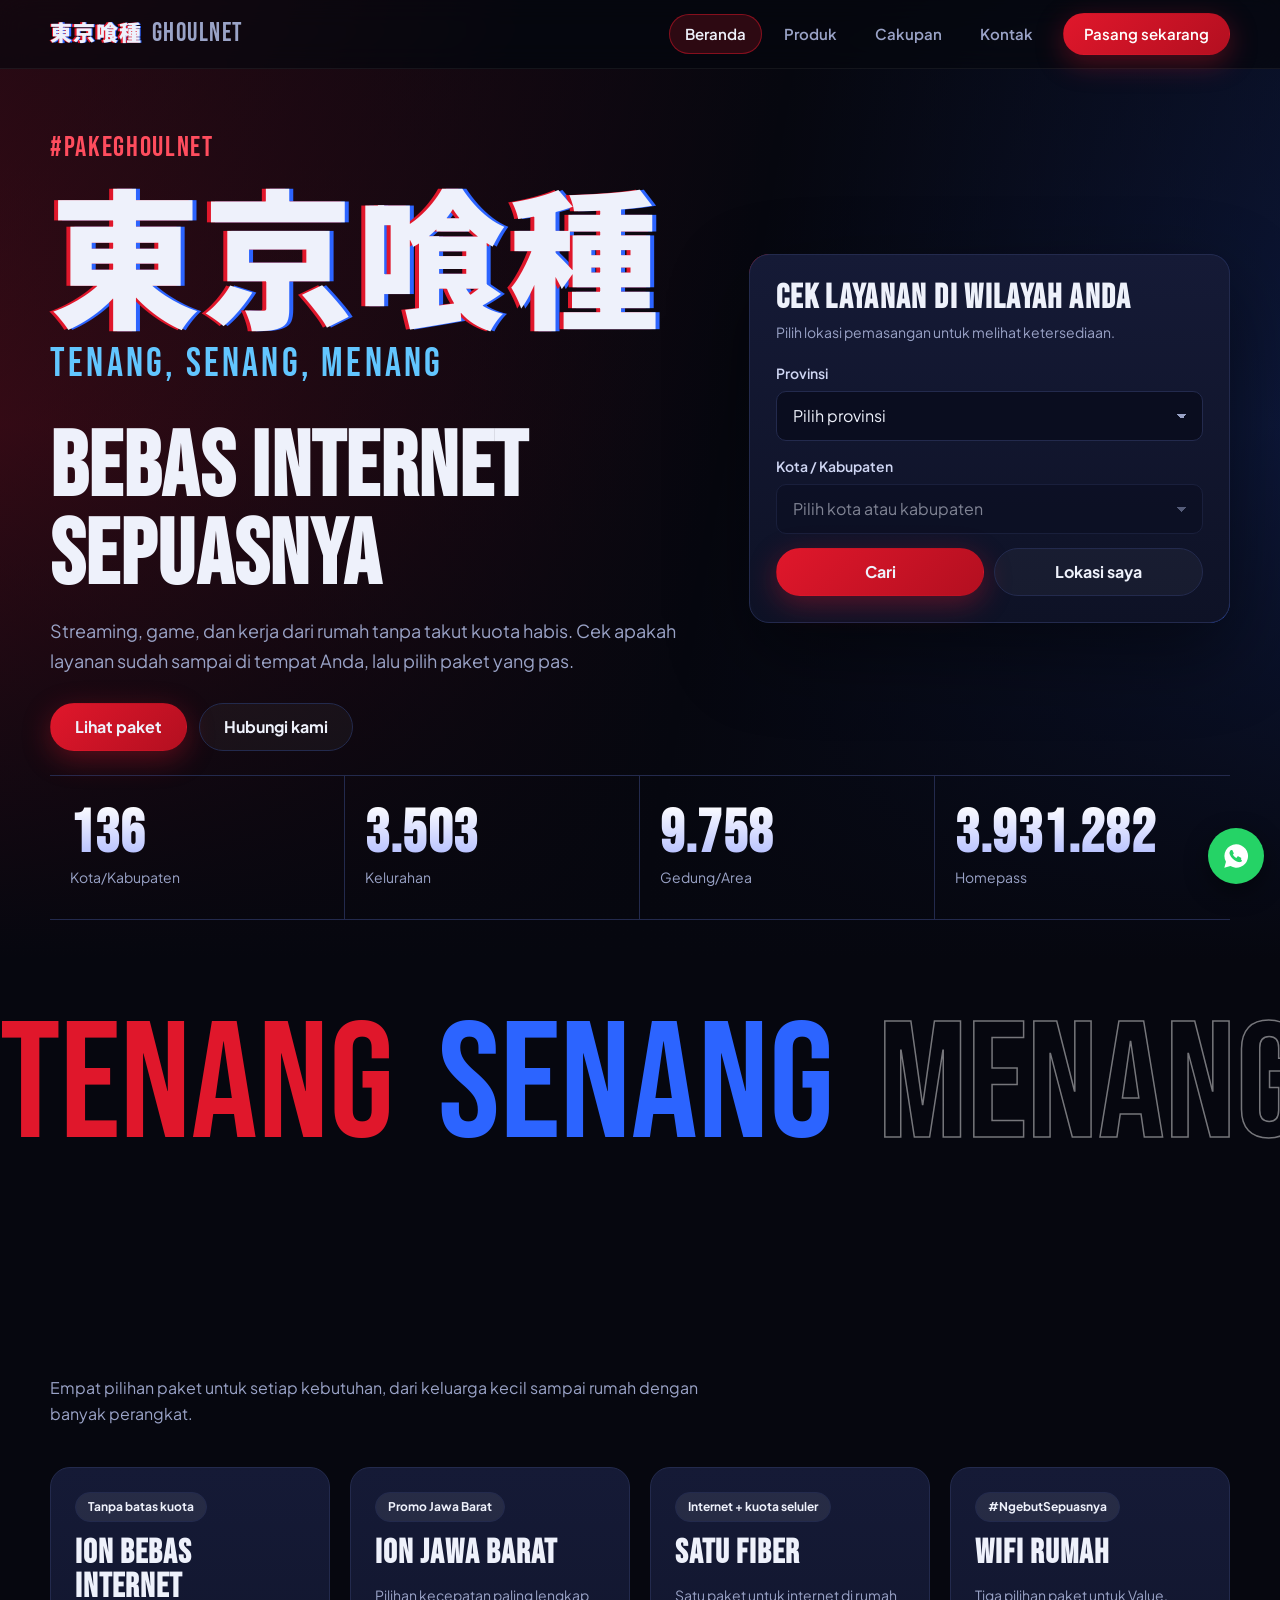
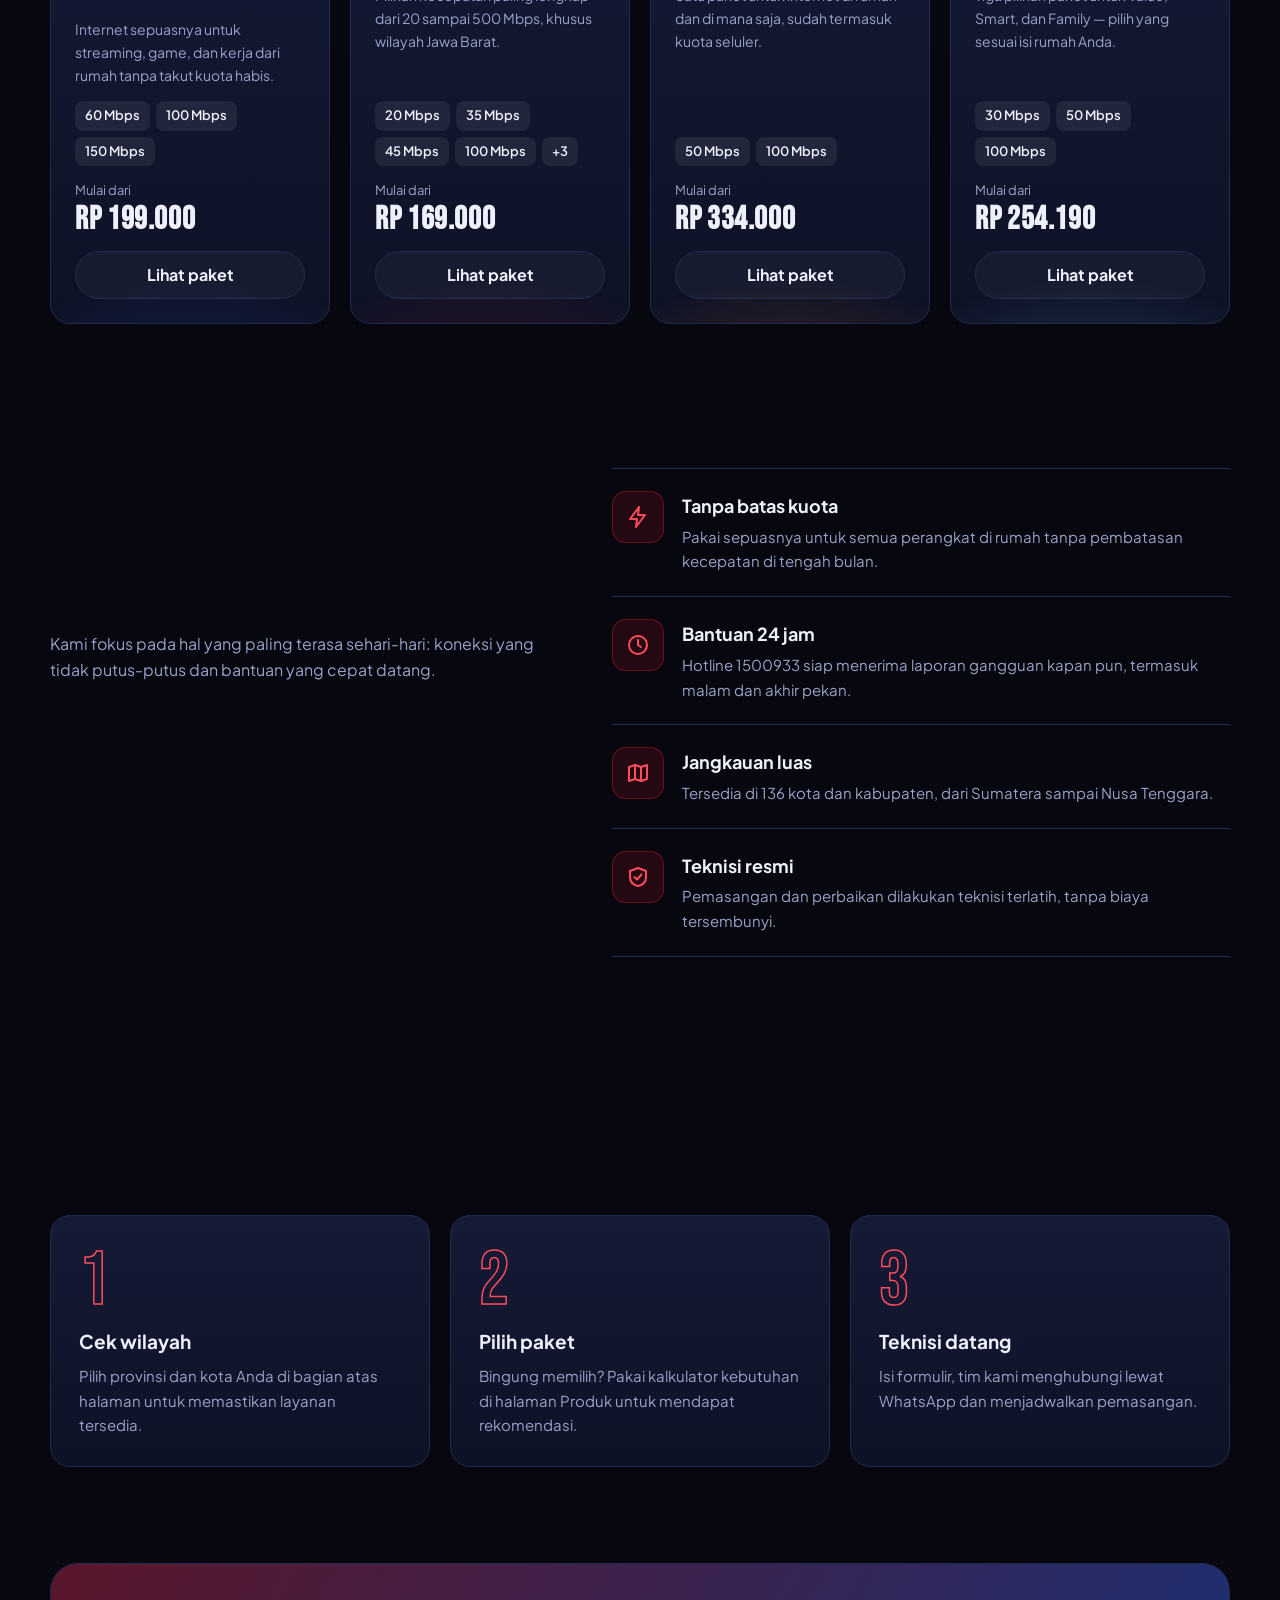
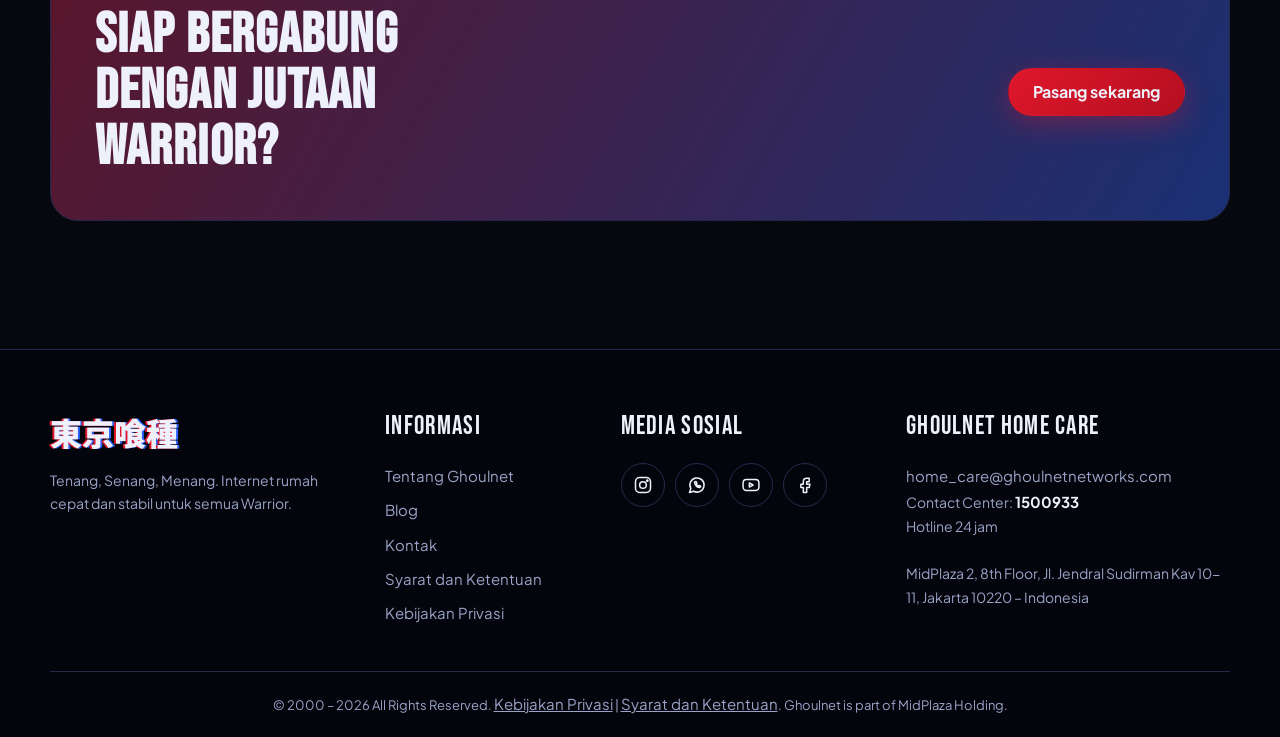
<file: index.html>
<!DOCTYPE html>
<html lang="id">
<head>
<meta charset="utf-8">
<meta name="viewport" content="width=device-width, initial-scale=1, viewport-fit=cover">
<title>GhoulNet — Bebas Internet Sepuasnya</title>
<meta name="description" content="Internet rumah tanpa batas kuota. Cek ketersediaan di wilayah Anda dan pilih paket GhoulNet.">
<meta name="theme-color" content="#06070f">
<script>document.documentElement.classList.add('js')</script>
<link rel="preconnect" href="https://fonts.googleapis.com">
<link rel="preconnect" href="https://fonts.gstatic.com" crossorigin>
<link href="https://fonts.googleapis.com/css2?family=Bebas+Neue&family=Plus+Jakarta+Sans:wght@400;500;600;700;800&family=Noto+Sans+JP:wght@900&text=%E6%9D%B1%E4%BA%AC%E5%96%B0%E7%A8%AE&display=swap" rel="stylesheet">
<link rel="stylesheet" href="assets/css/style.css">
</head>
<body data-page="home">
<main id="main">

  <!-- HERO -->
  <section class="hero">
    <div class="hero-video" id="heroVideo" aria-hidden="true"></div>
    <div class="hero-scrim" aria-hidden="true"></div>
    <div class="vctl" id="vctl" hidden></div>
    <div class="wrap hero-grid">
      <div>
        <p class="hashtag">#PakeGhoulNet</p>
        <div class="kanji" data-parallax aria-hidden="true">東京喰種</div>
        <p class="slogan">Tenang, Senang, Menang</p>
        <h1 class="h1">Bebas internet sepuasnya</h1>
        <p class="lead">Streaming, game, dan kerja dari rumah tanpa takut kuota habis. Cek apakah layanan sudah sampai di tempat Anda, lalu pilih paket yang pas.</p>
        <div class="cta-row">
          <a class="btn btn-primary" href="produk.html">Lihat paket</a>
          <a class="btn btn-ghost" href="kontak.html">Hubungi kami</a>
        </div>
      </div>

      <form class="card checker" id="checker" novalidate>
        <h2>Cek layanan di wilayah Anda</h2>
        <p class="sub">Pilih lokasi pemasangan untuk melihat ketersediaan.</p>
        <div class="field"><label for="prov">Provinsi</label>
          <select class="input" id="prov"><option value="">Pilih provinsi</option></select></div>
        <div class="field"><label for="kota">Kota / Kabupaten</label>
          <select class="input" id="kota" disabled><option value="">Pilih kota atau kabupaten</option></select></div>
        <div class="split">
          <button class="btn btn-primary" type="submit">Cari</button>
          <button class="btn btn-ghost" type="button" id="locate">Lokasi saya</button>
        </div>
        <div class="result" id="result" role="status" aria-live="polite"></div>
      </form>
    </div>

    <div class="wrap">
      <div class="stats" data-stagger>
        <div class="stat"><b data-count="136">0</b><span>Kota/Kabupaten</span></div>
        <div class="stat"><b data-count="3503">0</b><span>Kelurahan</span></div>
        <div class="stat"><b data-count="9758">0</b><span>Gedung/Area</span></div>
        <div class="stat"><b data-count="3931282">0</b><span>Homepass</span></div>
      </div>
    </div>
  </section>

  <!-- MARQUEE -->
  <div class="marquee" aria-hidden="true">
    <div class="m-track" data-scrollx>
      <span>Tenang</span><span>Senang</span><span>Menang</span><span>Tenang</span><span>Senang</span><span>Menang</span>
      <span>Tenang</span><span>Senang</span><span>Menang</span><span>Tenang</span><span>Senang</span><span>Menang</span>
    </div>
  </div>

  <!-- PRODUK -->
  <section class="section" id="produk">
    <div class="wrap">
      <div class="sec-head">
        <h2 class="sec-title" data-reveal="wipe">Wajib ada di rumah Anda</h2>
        <p class="sec-sub" data-reveal="up">Empat pilihan paket untuk setiap kebutuhan, dari keluarga kecil sampai rumah dengan banyak perangkat.</p>
      </div>
      <div class="grid-4" id="featured" data-stagger></div>
    </div>
  </section>

  <!-- KENAPA -->
  <section class="section">
    <div class="wrap why">
      <div class="sec-head" style="margin:0">
        <h2 class="sec-title" data-reveal="wipe">Semua paket layak untuk Anda</h2>
        <p class="sec-sub" data-reveal="up">Kami fokus pada hal yang paling terasa sehari-hari: koneksi yang tidak putus-putus dan bantuan yang cepat datang.</p>
      </div>
      <div class="why-list" data-stagger>
        <div class="why-item"><div class="why-ic"><svg viewBox="0 0 24 24"><path d="M13 2L4 14h7l-1 8 9-12h-7l1-8z"/></svg></div>
          <div><h3>Tanpa batas kuota</h3><p>Pakai sepuasnya untuk semua perangkat di rumah tanpa pembatasan kecepatan di tengah bulan.</p></div></div>
        <div class="why-item"><div class="why-ic"><svg viewBox="0 0 24 24"><circle cx="12" cy="12" r="9"/><path d="M12 7v5l3 2"/></svg></div>
          <div><h3>Bantuan 24 jam</h3><p>Hotline 1500933 siap menerima laporan gangguan kapan pun, termasuk malam dan akhir pekan.</p></div></div>
        <div class="why-item"><div class="why-ic"><svg viewBox="0 0 24 24"><path d="M9 4L3 6v14l6-2 6 2 6-2V4l-6 2-6-2z"/><path d="M9 4v14M15 6v14"/></svg></div>
          <div><h3>Jangkauan luas</h3><p>Tersedia di 136 kota dan kabupaten, dari Sumatera sampai Nusa Tenggara.</p></div></div>
        <div class="why-item"><div class="why-ic"><svg viewBox="0 0 24 24"><path d="M12 3l8 3v6c0 5-3.5 8-8 9-4.5-1-8-4-8-9V6l8-3z"/><path d="M8.5 12l2.5 2.5 4.5-5"/></svg></div>
          <div><h3>Teknisi resmi</h3><p>Pemasangan dan perbaikan dilakukan teknisi terlatih, tanpa biaya tersembunyi.</p></div></div>
      </div>
    </div>
  </section>

  <!-- LANGKAH -->
  <section class="section">
    <div class="wrap">
      <div class="sec-head"><h2 class="sec-title" data-reveal="wipe">Pasang dalam tiga langkah</h2></div>
      <div class="steps" data-stagger>
        <div class="card step"><h3>Cek wilayah</h3><p>Pilih provinsi dan kota Anda di bagian atas halaman untuk memastikan layanan tersedia.</p></div>
        <div class="card step"><h3>Pilih paket</h3><p>Bingung memilih? Pakai kalkulator kebutuhan di halaman Produk untuk mendapat rekomendasi.</p></div>
        <div class="card step"><h3>Teknisi datang</h3><p>Isi formulir, tim kami menghubungi lewat WhatsApp dan menjadwalkan pemasangan.</p></div>
      </div>
    </div>
  </section>

  <!-- CTA -->
  <section class="section" style="padding-top:24px">
    <div class="wrap">
      <div class="band" data-reveal="zoom">
        <h2>Siap bergabung dengan jutaan Warrior?</h2>
        <a class="btn btn-primary" href="kontak.html">Pasang sekarang</a>
      </div>
    </div>
  </section>

</main>
<script src="assets/js/data.js"></script>
<script src="assets/js/script.js"></script>
</body>
</html>
</file>
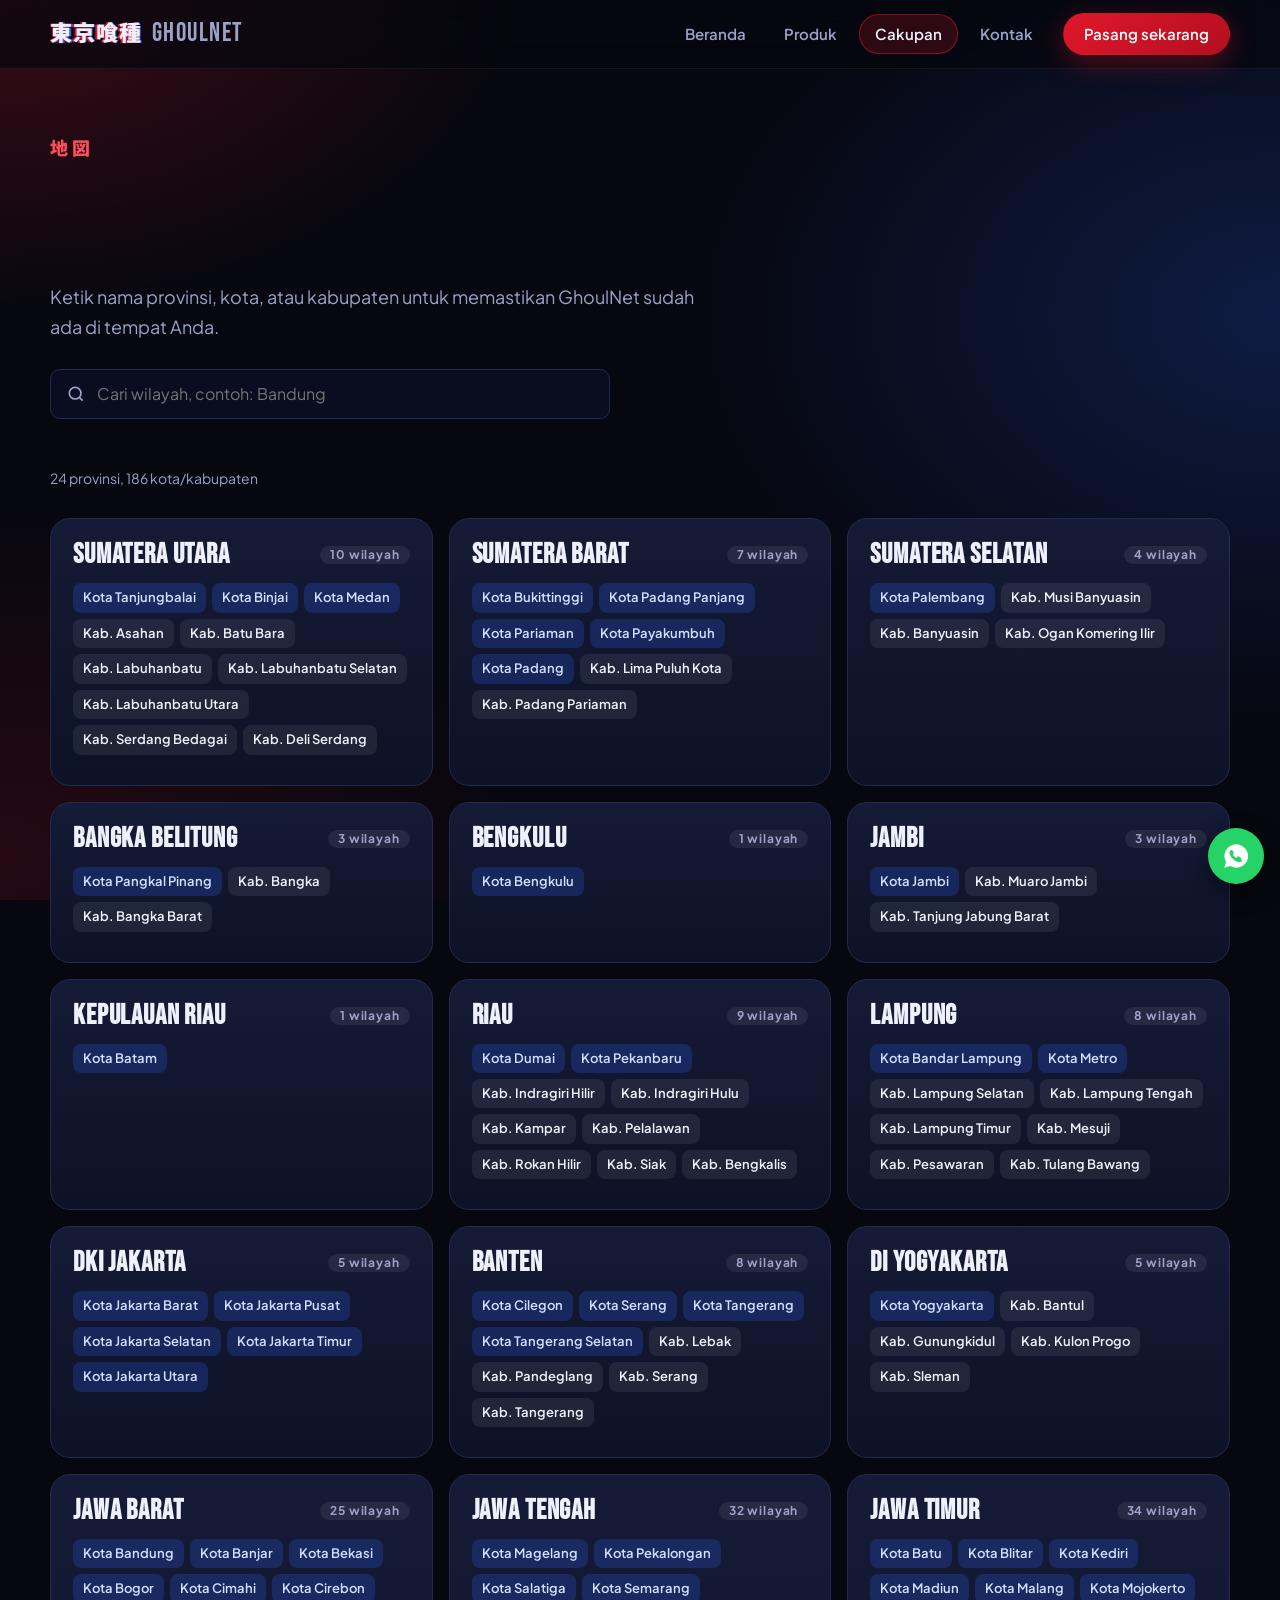
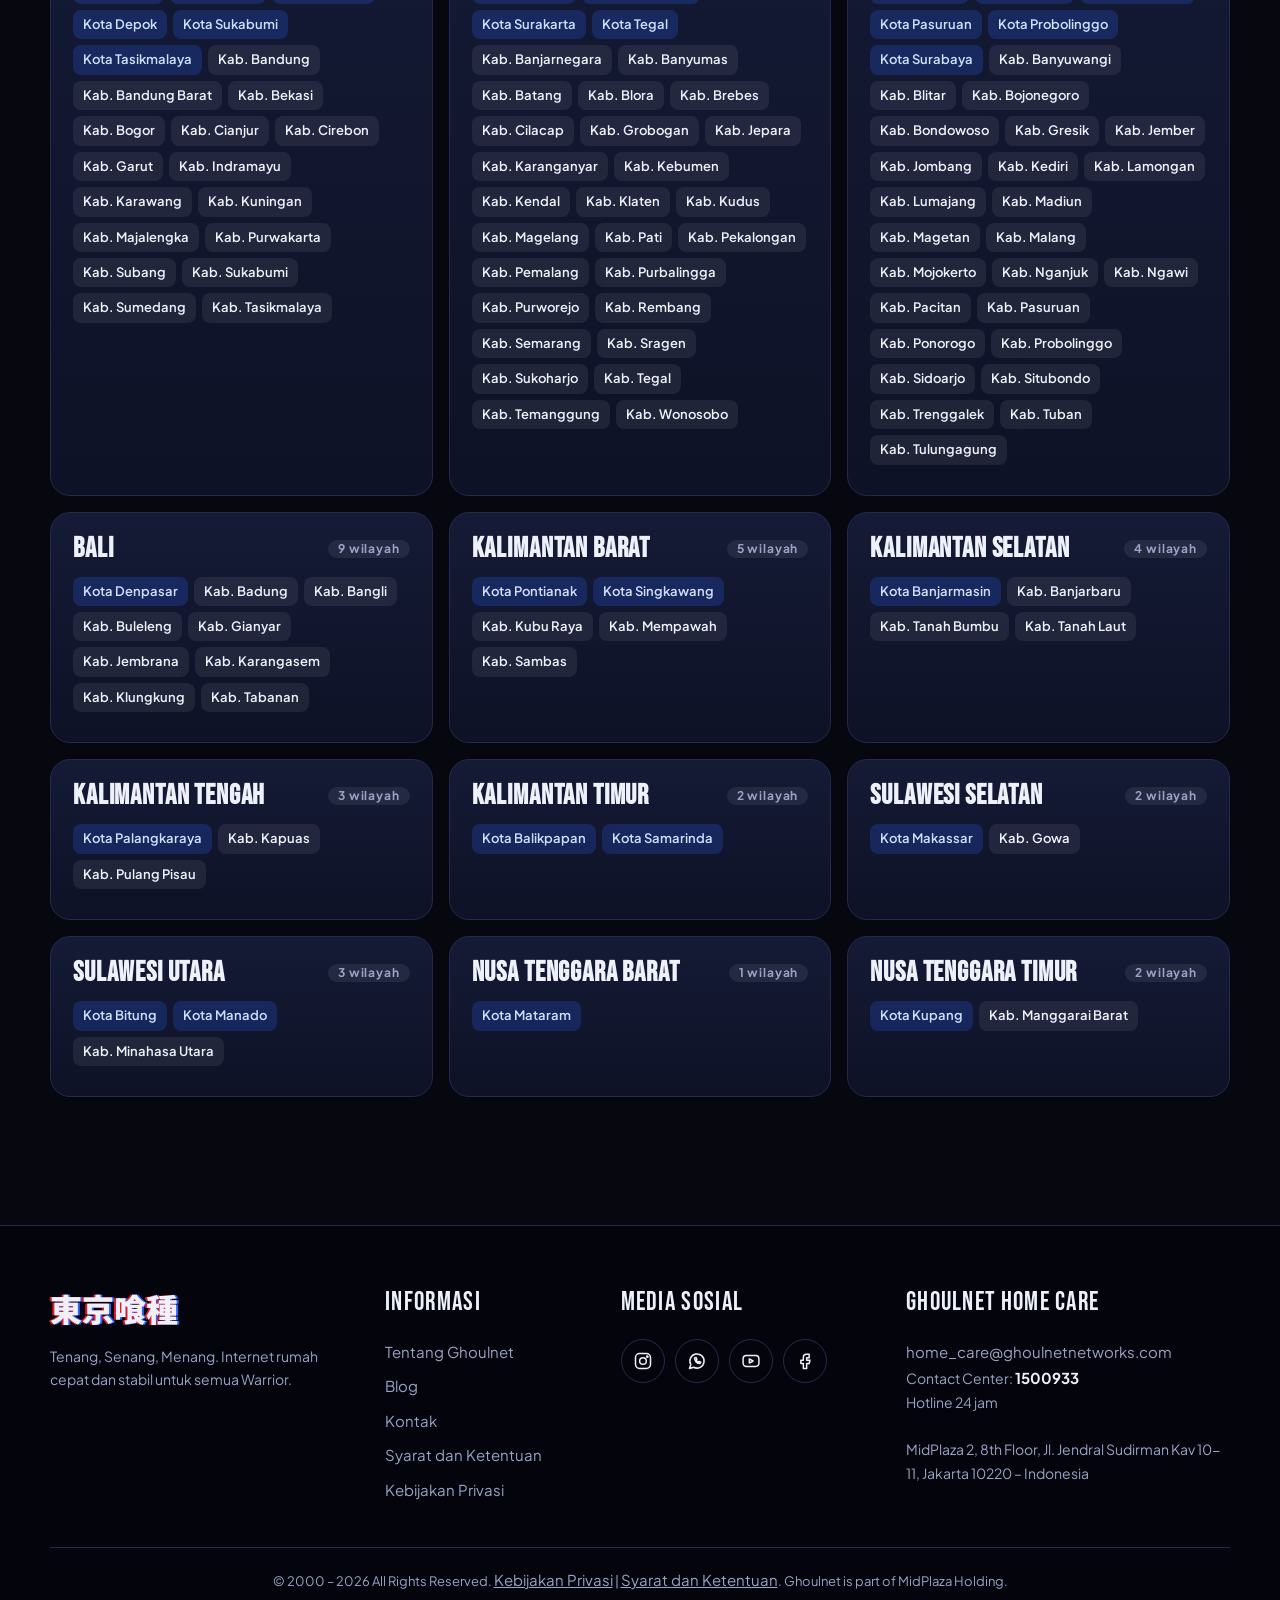
<file: cakupan.html>
<!DOCTYPE html>
<html lang="id">
<head>
<meta charset="utf-8">
<meta name="viewport" content="width=device-width, initial-scale=1, viewport-fit=cover">
<title>Cakupan Wilayah — GhoulNet</title>
<meta name="description" content="Daftar provinsi, kota, dan kabupaten yang dilayani GhoulNet. Cari wilayah Anda.">
<meta name="theme-color" content="#06070f">
<script>document.documentElement.classList.add('js')</script>
<link rel="preconnect" href="https://fonts.googleapis.com">
<link rel="preconnect" href="https://fonts.gstatic.com" crossorigin>
<link href="https://fonts.googleapis.com/css2?family=Bebas+Neue&family=Plus+Jakarta+Sans:wght@400;500;600;700;800&family=Noto+Sans+JP:wght@900&text=%E6%9D%B1%E4%BA%AC%E5%96%B0%E7%A8%AE&display=swap" rel="stylesheet">
<link rel="stylesheet" href="assets/css/style.css">
</head>
<body data-page="cakupan">
<main id="main">

  <section class="page-hero">
    <div class="wrap">
      <span class="kanji-sm">地図</span>
      <h1 data-reveal="wipe">Daftar saluran wilayah</h1>
      <p class="lead">Ketik nama provinsi, kota, atau kabupaten untuk memastikan GhoulNet sudah ada di tempat Anda.</p>
      <div class="search" style="margin-top:28px">
        <span class="sr-only"><label for="q">Cari wilayah</label></span>
        <svg viewBox="0 0 24 24" aria-hidden="true"><circle cx="11" cy="11" r="7"/><path d="M20 20l-4-4"/></svg>
        <input class="input" id="q" type="search" placeholder="Cari wilayah, contoh: Bandung" autocomplete="off">
      </div>
    </div>
  </section>

  <section class="section" style="padding-top:8px">
    <div class="wrap">
      <p class="cov-meta" id="covMeta" aria-live="polite"></p>
      <div class="cov-grid" id="cov"></div>
      <div class="empty card" id="covEmpty">
        <p>Wilayah tidak ditemukan. Cek ejaan, atau <a href="kontak.html" style="color:var(--sky);text-decoration:underline">hubungi kami</a> untuk menanyakan rencana perluasan jaringan.</p>
      </div>
    </div>
  </section>

</main>
<script src="assets/js/data.js"></script>
<script src="assets/js/script.js"></script>
</body>
</html>
</file>
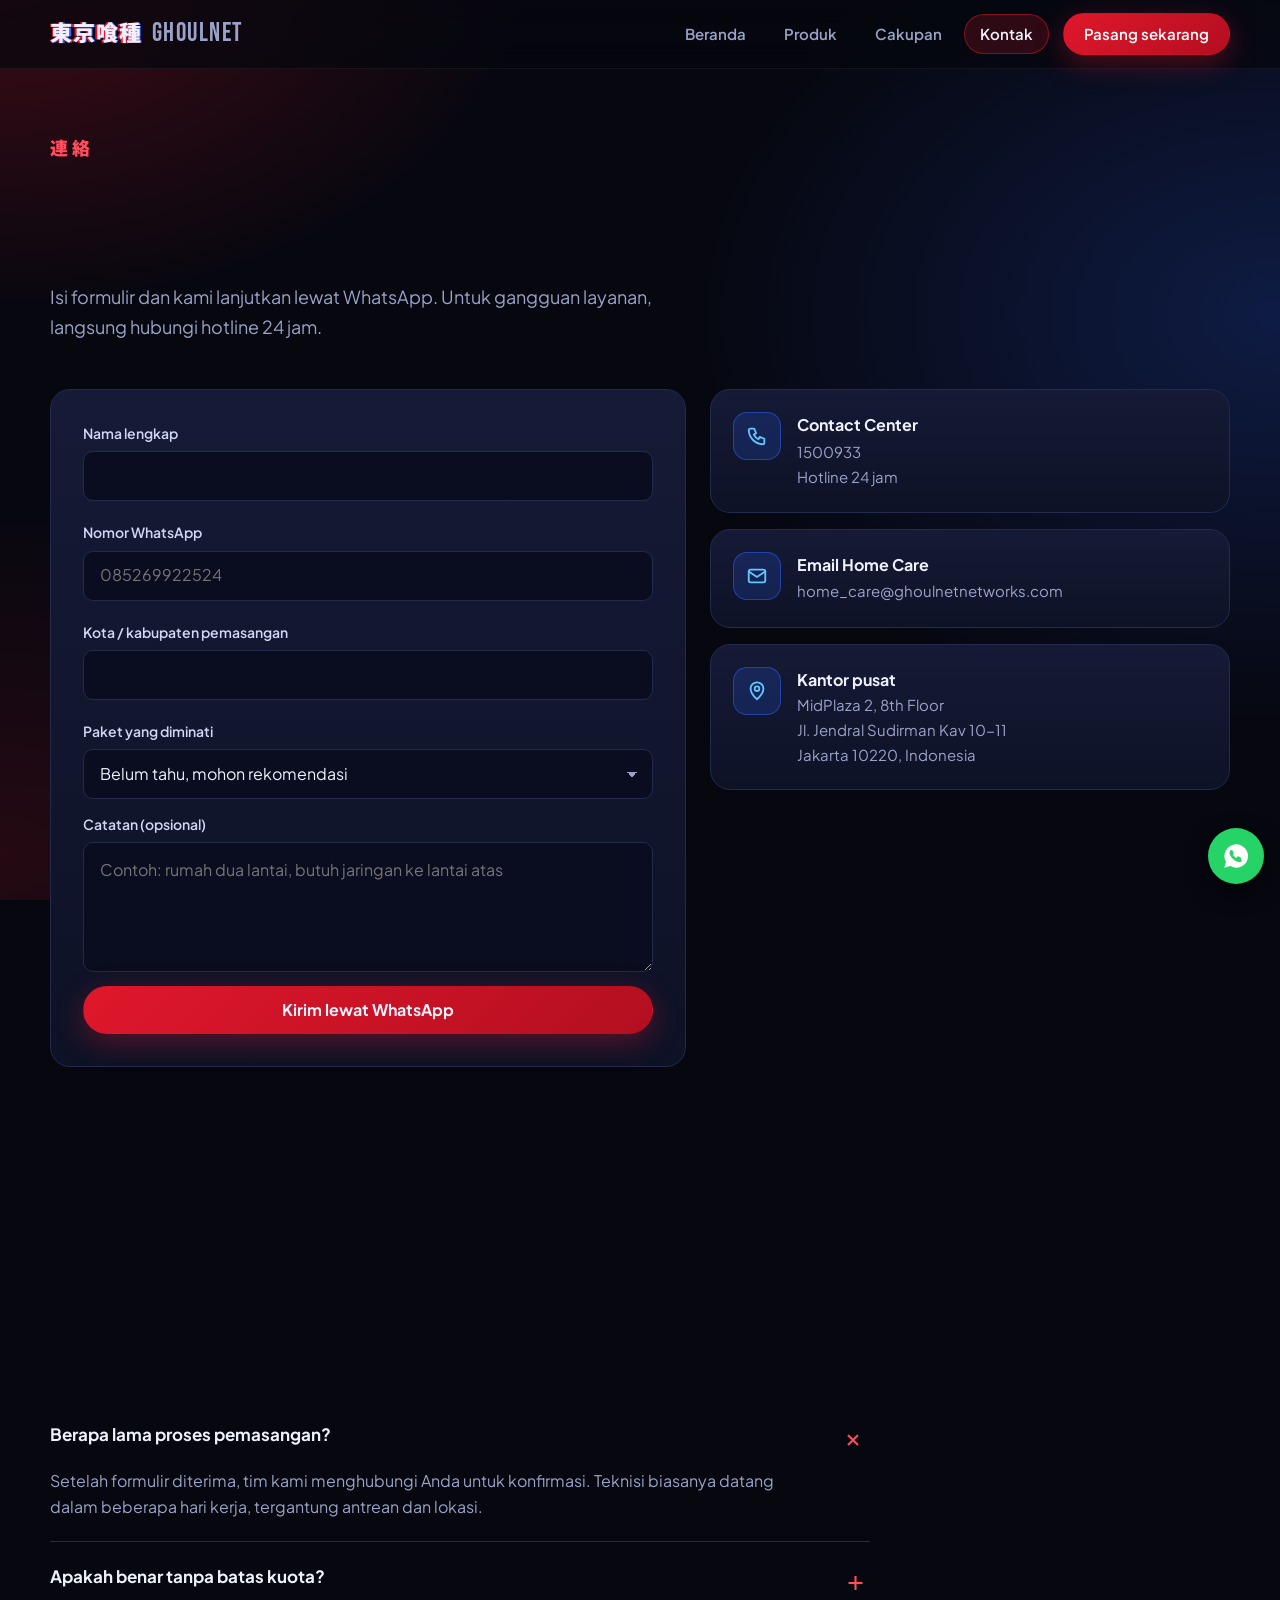
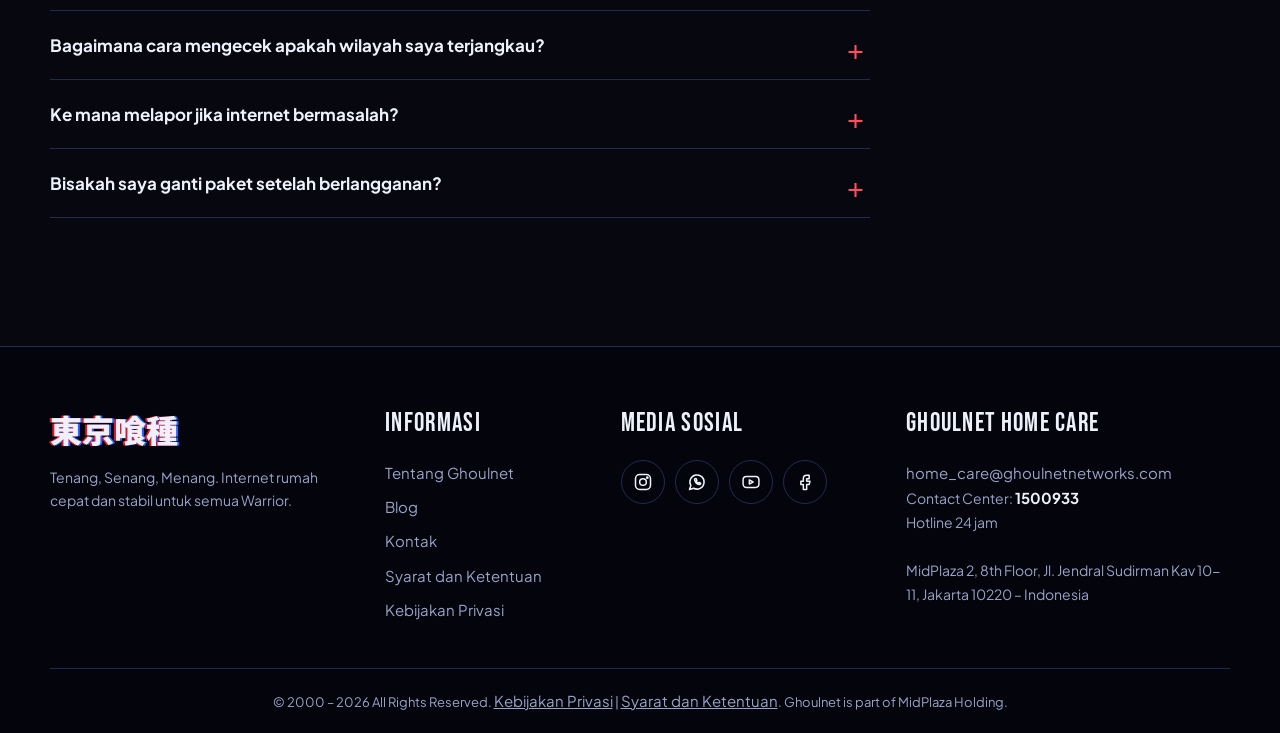
<file: kontak.html>
<!DOCTYPE html>
<html lang="id">
<head>
<meta charset="utf-8">
<meta name="viewport" content="width=device-width, initial-scale=1, viewport-fit=cover">
<title>Kontak — GhoulNet</title>
<meta name="description" content="Hubungi GhoulNet Home Care, ajukan pemasangan, dan baca pertanyaan yang sering diajukan.">
<meta name="theme-color" content="#06070f">
<script>document.documentElement.classList.add('js')</script>
<link rel="preconnect" href="https://fonts.googleapis.com">
<link rel="preconnect" href="https://fonts.gstatic.com" crossorigin>
<link href="https://fonts.googleapis.com/css2?family=Bebas+Neue&family=Plus+Jakarta+Sans:wght@400;500;600;700;800&family=Noto+Sans+JP:wght@900&text=%E6%9D%B1%E4%BA%AC%E5%96%B0%E7%A8%AE&display=swap" rel="stylesheet">
<link rel="stylesheet" href="assets/css/style.css">
</head>
<body data-page="kontak">
<main id="main">

  <section class="page-hero">
    <div class="wrap">
      <span class="kanji-sm">連絡</span>
      <h1 data-reveal="wipe">Pasang atau tanya</h1>
      <p class="lead">Isi formulir dan kami lanjutkan lewat WhatsApp. Untuk gangguan layanan, langsung hubungi hotline 24 jam.</p>
    </div>
  </section>

  <section class="section" style="padding-top:24px">
    <div class="wrap contact-grid">

      <form class="card form" id="contactForm" novalidate data-reveal="up">
        <div class="field"><label for="nama">Nama lengkap</label>
          <input class="input" id="nama" name="nama" autocomplete="name" aria-describedby="e-nama">
          <div class="err" id="e-nama"></div></div>
        <div class="field"><label for="hp">Nomor WhatsApp</label>
          <input class="input" id="hp" name="hp" type="tel" inputmode="tel" autocomplete="tel" placeholder="085269922524" aria-describedby="e-hp">
          <div class="err" id="e-hp"></div></div>
        <div class="field"><label for="kotaIn">Kota / kabupaten pemasangan</label>
          <input class="input" id="kotaIn" name="kota" autocomplete="address-level2" aria-describedby="e-kota">
          <div class="err" id="e-kota"></div></div>
        <div class="field"><label for="paket">Paket yang diminati</label>
          <select class="input" id="paket" name="paket"></select></div>
        <div class="field"><label for="pesan">Catatan (opsional)</label>
          <textarea class="input" id="pesan" name="pesan" placeholder="Contoh: rumah dua lantai, butuh jaringan ke lantai atas"></textarea></div>
        <button class="btn btn-primary btn-block" type="submit">Kirim lewat WhatsApp</button>
      </form>

      <div class="info" data-stagger>
        <div class="card info-card"><div class="info-ic"><svg viewBox="0 0 24 24"><path d="M5 4h4l2 5-2.500 1.500a11 11 0 0 0 5 5L15 13l5 2v4a2 2 0 0 1-2 2A16 16 0 0 1 3 6a2 2 0 0 1 2-2z"/></svg></div>
          <div><h3>Contact Center</h3><a href="tel:1500933">1500933</a><p>Hotline 24 jam</p></div></div>
        <div class="card info-card"><div class="info-ic"><svg viewBox="0 0 24 24"><rect x="3" y="5" width="18" height="14" rx="2"/><path d="M3 7l9 6 9-6"/></svg></div>
          <div><h3>Email Home Care</h3><a href="mailto:home_care@ghoulnetnetworks.com">home_care@ghoulnetnetworks.com</a></div></div>
        <div class="card info-card"><div class="info-ic"><svg viewBox="0 0 24 24"><path d="M12 21s7-6.200 7-11.500A7 7 0 0 0 5 9.500C5 14.800 12 21 12 21z"/><circle cx="12" cy="9.500" r="2.500"/></svg></div>
          <div><h3>Kantor pusat</h3><p>MidPlaza 2, 8th Floor<br>Jl. Jendral Sudirman Kav 10-11<br>Jakarta 10220, Indonesia</p></div></div>
      </div>

    </div>
  </section>

  <section class="section">
    <div class="wrap">
      <div class="sec-head"><h2 class="sec-title" data-reveal="wipe">Pertanyaan yang sering diajukan</h2></div>
      <div class="faq" data-reveal="up">
        <details open><summary>Berapa lama proses pemasangan?</summary><p>Setelah formulir diterima, tim kami menghubungi Anda untuk konfirmasi. Teknisi biasanya datang dalam beberapa hari kerja, tergantung antrean dan lokasi.</p></details>
        <details><summary>Apakah benar tanpa batas kuota?</summary><p>Paket bertanda tanpa batas kuota bisa dipakai sepuasnya setiap bulan. Syarat lengkap tercantum pada Syarat dan Ketentuan.</p></details>
        <details><summary>Bagaimana cara mengecek apakah wilayah saya terjangkau?</summary><p>Gunakan pengecek wilayah di beranda, atau cari nama kota Anda di halaman Cakupan. Jika belum ada, hubungi kami untuk menanyakan rencana perluasan.</p></details>
        <details><summary>Ke mana melapor jika internet bermasalah?</summary><p>Hubungi 1500933 kapan saja, atau kirim email ke home_care@ghoulnetnetworks.com dengan menyebut nama dan alamat pemasangan.</p></details>
        <details><summary>Bisakah saya ganti paket setelah berlangganan?</summary><p>Bisa. Hubungi Contact Center untuk menaikkan atau menurunkan kecepatan. Perubahan berlaku pada siklus tagihan berikutnya.</p></details>
      </div>
    </div>
  </section>

</main>
<script src="assets/js/data.js"></script>
<script src="assets/js/script.js"></script>
<script>
(function () {
  var NOMOR_ADMIN = "6285269922524"; // awalan 62, tanpa 0 di depan

  function setErr(id, teks) {
    var el = document.getElementById(id);
    if (el) el.textContent = teks;
  }

  document.addEventListener("submit", function (e) {
    if (e.target.id !== "contactForm") return;
    e.preventDefault();
    e.stopImmediatePropagation();

    var nama  = document.getElementById("nama").value.trim();
    var hp    = document.getElementById("hp").value.trim();
    var kota  = document.getElementById("kotaIn").value.trim();
    var sel   = document.getElementById("paket");
    var paket = sel.selectedOptions.length ? sel.selectedOptions[0].text : "";
    var pesan = document.getElementById("pesan").value.trim();

    var hpOk = /^[0-9+\s-]{9,15}$/.test(hp);
    setErr("e-nama", nama ? "" : "Nama wajib diisi");
    setErr("e-hp",   hpOk ? "" : "Nomor WhatsApp tidak valid");
    setErr("e-kota", kota ? "" : "Kota wajib diisi");
    if (!nama || !hpOk || !kota) return;

    var teks =
      "Halo GhoulNet, saya ingin mengajukan pemasangan.\n\n" +
      "Nama: " + nama + "\n" +
      "WhatsApp: " + hp + "\n" +
      "Kota: " + kota + "\n" +
      "Paket: " + paket +
      (pesan ? "\nCatatan: " + pesan : "");

          // Buka langsung aplikasi WhatsApp (bukan website)
    var query = "phone=" + NOMOR_ADMIN + "&text=" + encodeURIComponent(teks);
    window.location.href = "whatsapp://send?" + query;
  }, true);
})();
</script>
</body>
</html>
</body>
</html>
</file>
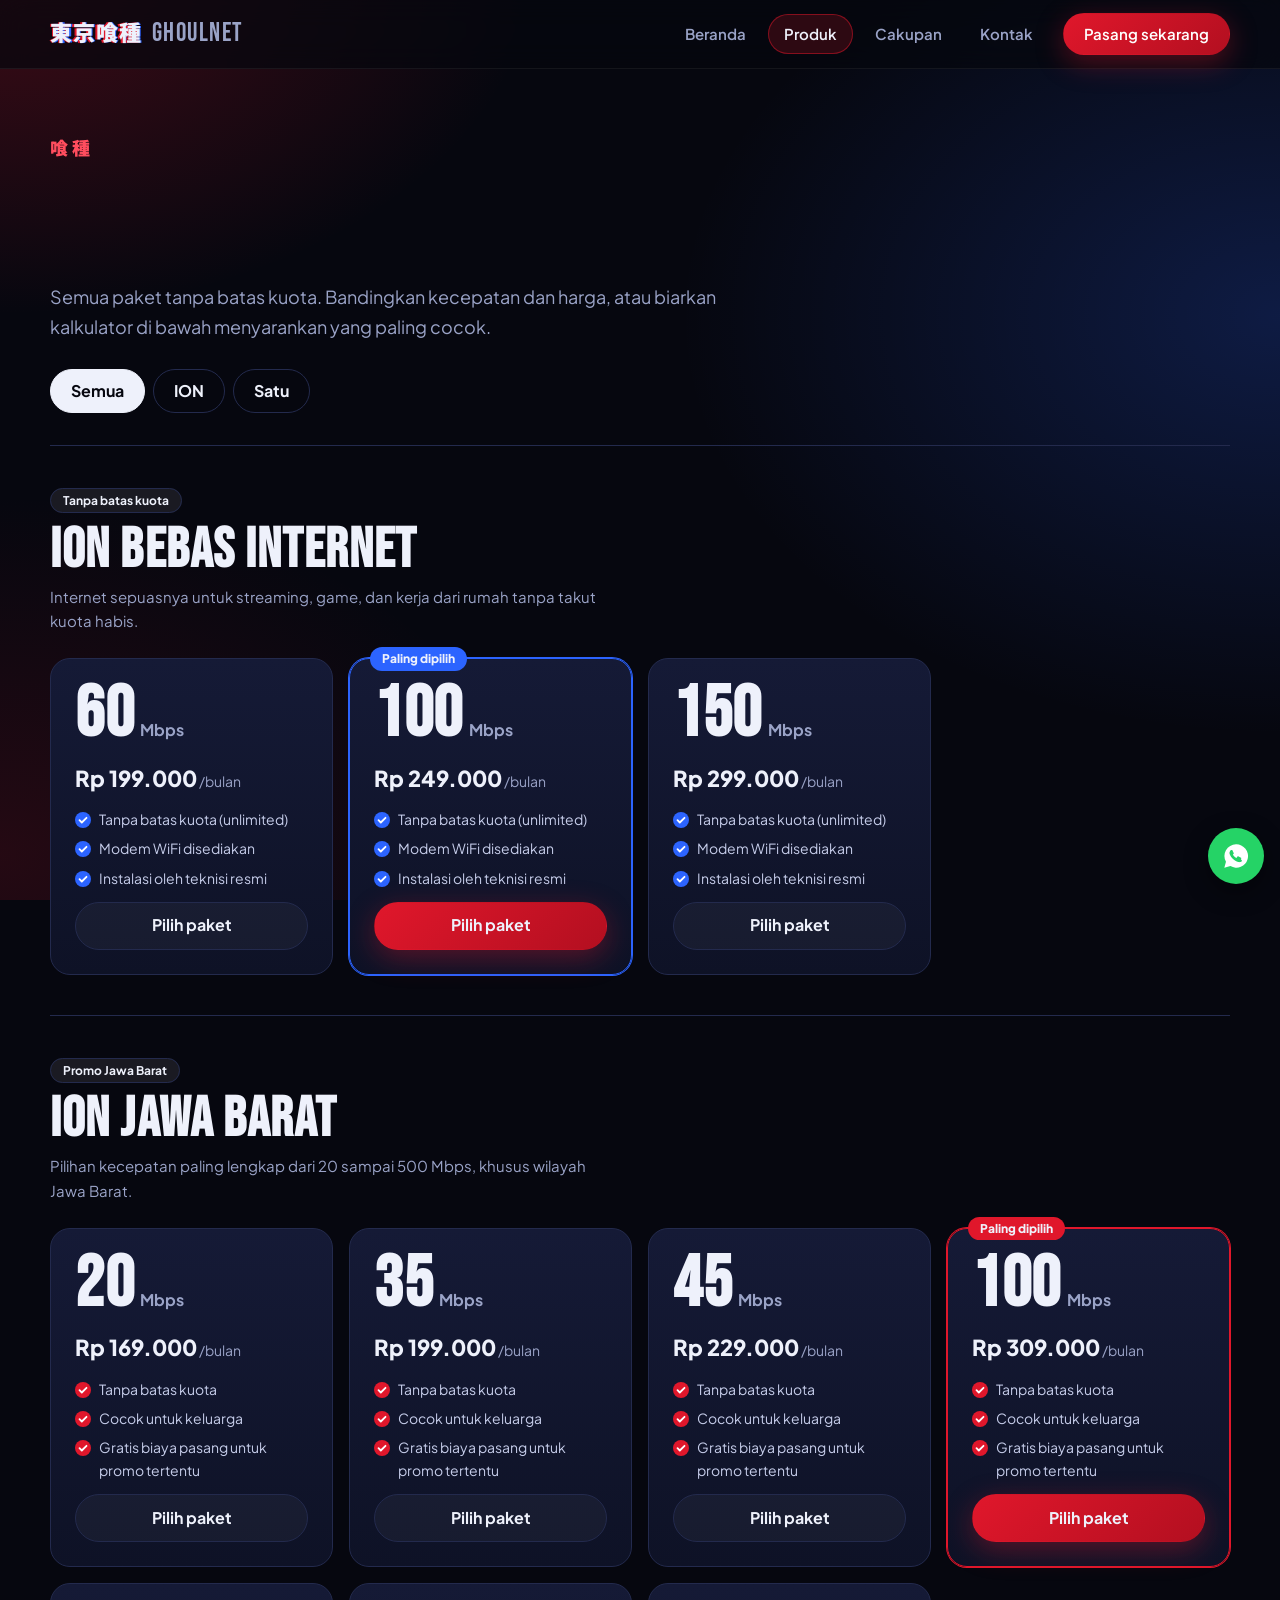
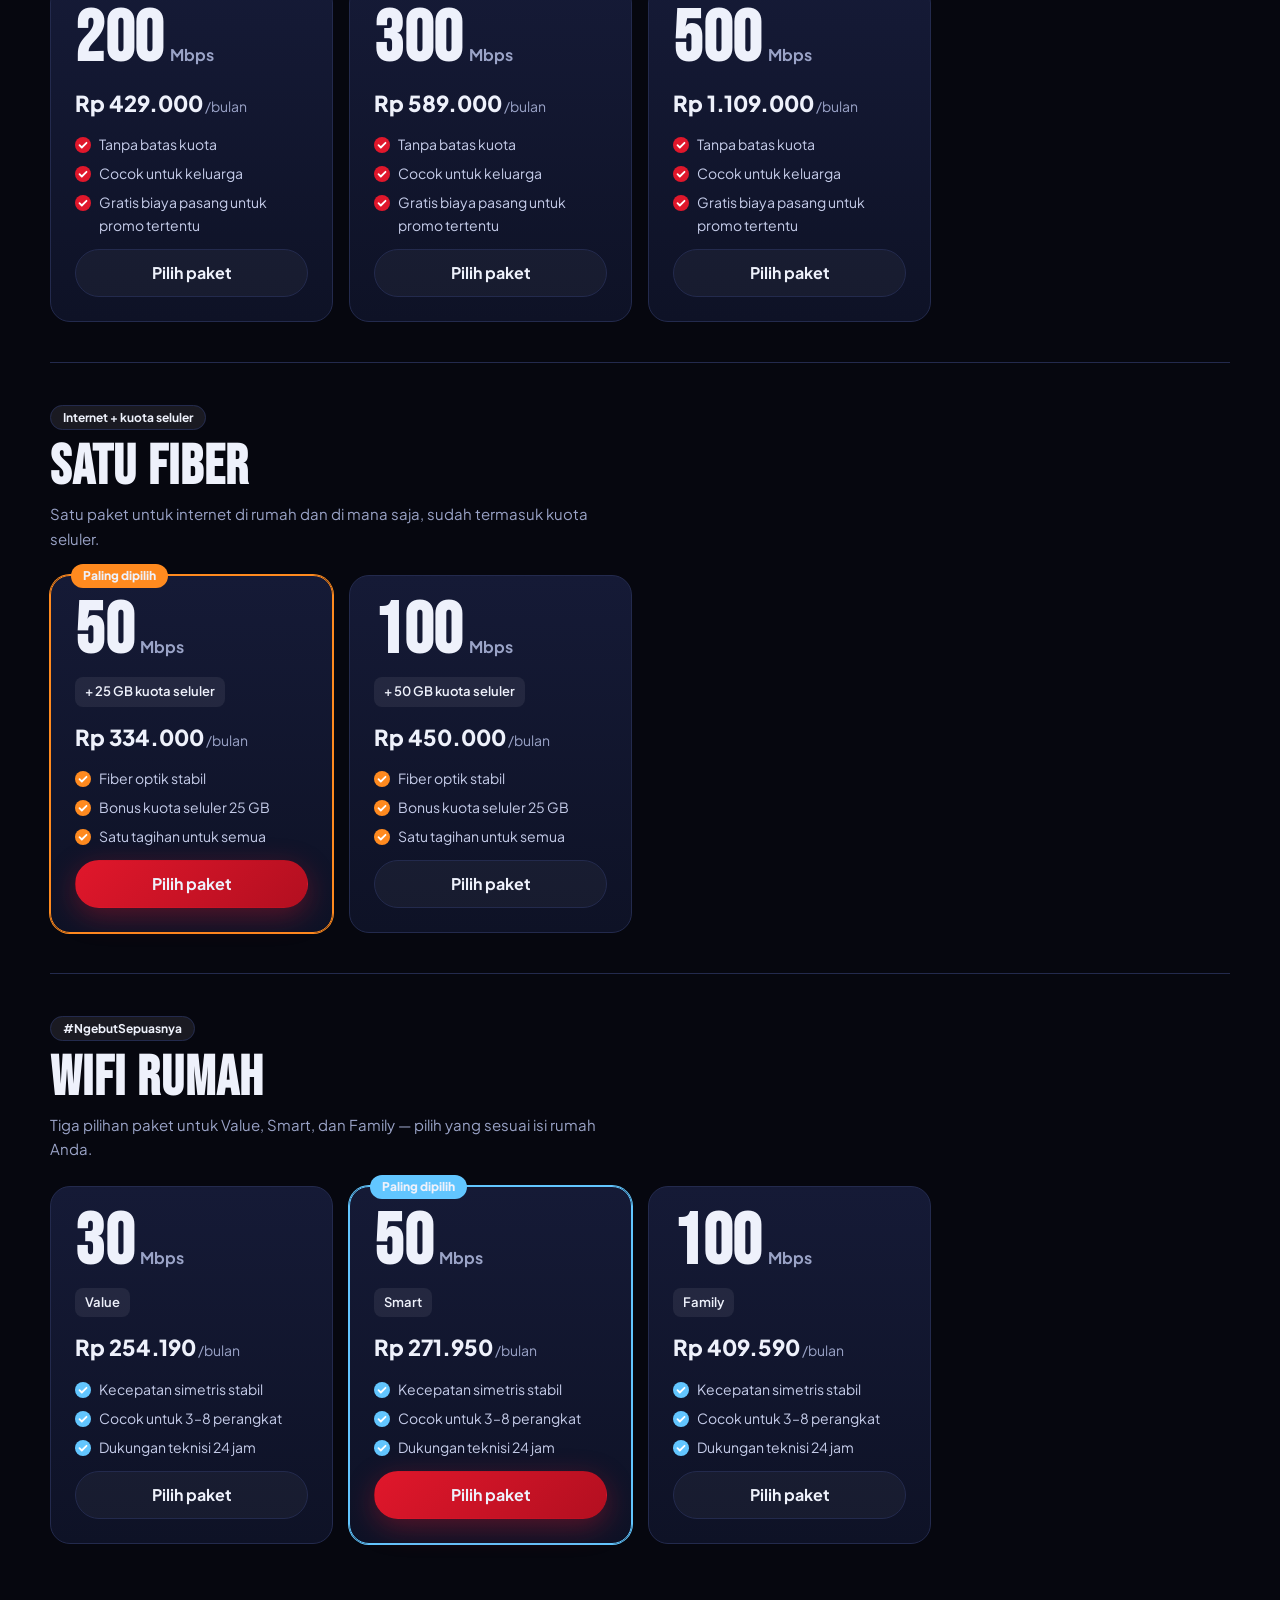
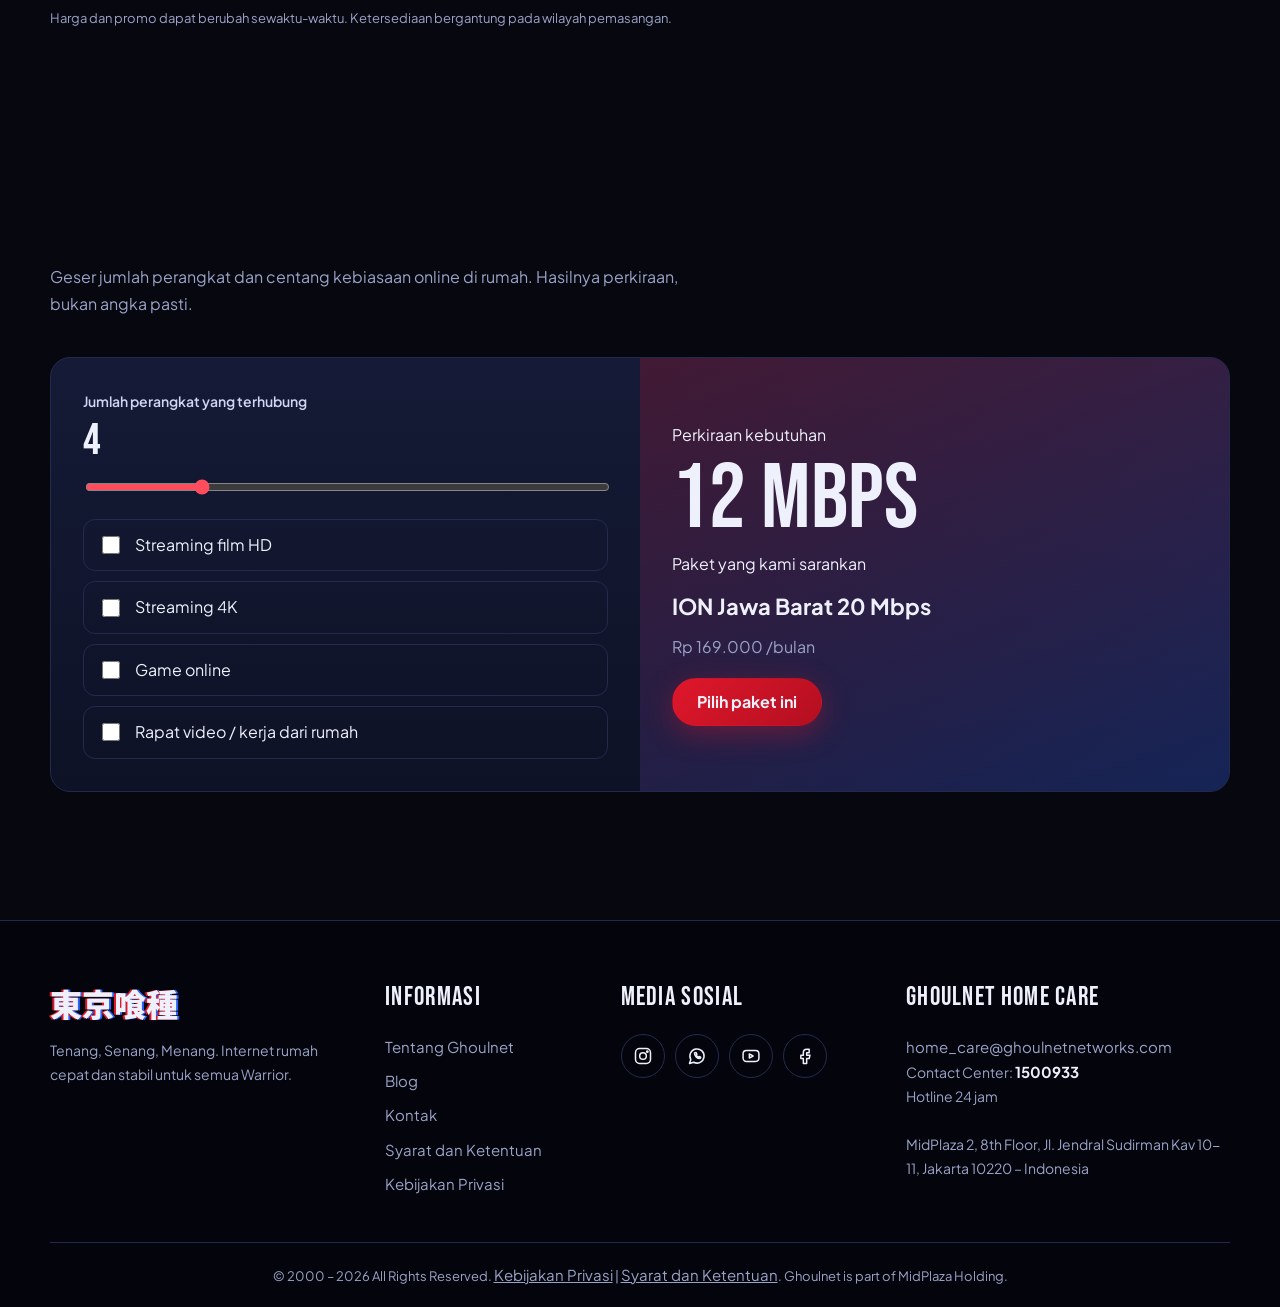
<file: produk.html>
<!DOCTYPE html>
<html lang="id">
<head>
<meta charset="utf-8">
<meta name="viewport" content="width=device-width, initial-scale=1, viewport-fit=cover">
<title>Produk — GhoulNet</title>
<meta name="description" content="Daftar paket internet GhoulNet: ION, Satu Fiber, dan WiFi Rumah. Hitung kebutuhan kecepatan Anda.">
<meta name="theme-color" content="#06070f">
<script>document.documentElement.classList.add('js')</script>
<link rel="preconnect" href="https://fonts.googleapis.com">
<link rel="preconnect" href="https://fonts.gstatic.com" crossorigin>
<link href="https://fonts.googleapis.com/css2?family=Bebas+Neue&family=Plus+Jakarta+Sans:wght@400;500;600;700;800&family=Noto+Sans+JP:wght@900&text=%E6%9D%B1%E4%BA%AC%E5%96%B0%E7%A8%AE&display=swap" rel="stylesheet">
<link rel="stylesheet" href="assets/css/style.css">
</head>
<body data-page="produk">
<main id="main">

  <section class="page-hero">
    <div class="wrap">
      <span class="kanji-sm">喰種</span>
      <h1 data-reveal="wipe">Pilih paket Anda</h1>
      <p class="lead">Semua paket tanpa batas kuota. Bandingkan kecepatan dan harga, atau biarkan kalkulator di bawah menyarankan yang paling cocok.</p>
      <div class="tabs" role="tablist" aria-label="Filter penyedia" style="margin-top:28px">
        <button class="tab" role="tab" aria-selected="true" data-brand="all">Semua</button>
        <button class="tab" role="tab" aria-selected="false" data-brand="ion">ION</button>
        <button class="tab" role="tab" aria-selected="false" data-brand="satu">Satu</button>
      </div>
    </div>
  </section>

  <div class="wrap" id="series"></div>

  <div class="wrap"><p class="note">Harga dan promo dapat berubah sewaktu-waktu. Ketersediaan bergantung pada wilayah pemasangan.</p></div>

  <!-- KALKULATOR -->
  <section class="section" id="kalkulator">
    <div class="wrap">
      <div class="sec-head">
        <h2 class="sec-title" data-reveal="wipe">Berapa Mbps yang Anda butuhkan?</h2>
        <p class="sec-sub" data-reveal="up">Geser jumlah perangkat dan centang kebiasaan online di rumah. Hasilnya perkiraan, bukan angka pasti.</p>
      </div>
      <div class="card calc" data-reveal="zoom">
        <div class="calc-in">
          <div class="field">
            <label for="devices">Jumlah perangkat yang terhubung</label>
            <div class="range-val" id="devVal">4</div>
            <input class="range" id="devices" type="range" min="1" max="15" value="4">
          </div>
          <div class="checks">
            <label class="check"><input type="checkbox" value="8"> Streaming film HD</label>
            <label class="check"><input type="checkbox" value="25"> Streaming 4K</label>
            <label class="check"><input type="checkbox" value="10"> Game online</label>
            <label class="check"><input type="checkbox" value="10"> Rapat video / kerja dari rumah</label>
          </div>
        </div>
        <div class="calc-out" aria-live="polite">
          <span>Perkiraan kebutuhan</span>
          <div class="big"><span id="need">12</span> Mbps</div>
          <span>Paket yang kami sarankan</span>
          <h3 id="recName" style="font-size:22px"></h3>
          <p id="recPrice" style="color:var(--muted)"></p>
          <a class="btn btn-primary" id="recGo" href="kontak.html" style="align-self:flex-start;margin-top:8px">Pilih paket ini</a>
        </div>
      </div>
    </div>
  </section>

</main>
<script src="assets/js/data.js"></script>
<script src="assets/js/script.js"></script>
</body>
</html>
</file>
<file: assets/css/style.css>
/* ===== GhoulNet — style.css ===== */
:root{
  --ink:#06070f; --ink-2:#0b0e1d; --panel:#11152b; --line:#232a4d;
  --blood:#e0172b; --blood-2:#ff4d5e; --blue:#2c64ff; --sky:#62c6ff;
  --text:#eef1fb; --muted:#9aa3c7; --ok:#38d996;
  --head:'Bebas Neue','Anton',Impact,'Arial Narrow',sans-serif;
  --kanji:'Noto Sans JP','Hiragino Sans','Yu Gothic','Meiryo',sans-serif;
  --body:'Plus Jakarta Sans',system-ui,-apple-system,'Segoe UI',Roboto,sans-serif;
  --wrap:1180px; --r:20px; --r-sm:10px;
  --safe-t:env(safe-area-inset-top,0px); --safe-b:env(safe-area-inset-bottom,0px);
}
*,*::before,*::after{box-sizing:border-box}
html{scroll-behavior:smooth;scroll-padding-top:84px;-webkit-text-size-adjust:100%}
body{
  margin:0;font-family:var(--body);font-size:16px;line-height:1.65;color:var(--text);
  background:
    radial-gradient(900px 600px at 0% -5%,rgba(224,23,43,.28),transparent 60%),
    radial-gradient(1000px 700px at 100% 35%,rgba(44,100,255,.22),transparent 60%),
    radial-gradient(900px 600px at 0% 95%,rgba(224,23,43,.14),transparent 60%),
    var(--ink);
  background-attachment:fixed;overflow-x:hidden;
}
img,svg{max-width:100%;display:block}
a{color:inherit;text-decoration:none}
h1,h2,h3,p{margin:0}
ul{margin:0;padding:0;list-style:none}
button,input,select,textarea{font:inherit;color:inherit}
:focus-visible{outline:2px solid var(--sky);outline-offset:3px;border-radius:6px}
.wrap{width:min(var(--wrap),100% - 40px);margin-inline:auto}
.sr-only{position:absolute;width:1px;height:1px;overflow:hidden;clip:rect(0 0 0 0);white-space:nowrap}
.skip{position:absolute;left:12px;top:-60px;background:var(--blood);padding:10px 16px;border-radius:8px;z-index:100}
.skip:focus{top:12px}

/* ===== Progress & floating ===== */
.progress{position:fixed;inset:0 0 auto 0;height:3px;z-index:80;background:transparent}
.progress i{display:block;height:100%;width:0;background:linear-gradient(90deg,var(--blood),var(--blue))}
.fab{position:fixed;right:16px;z-index:70;border:0;cursor:pointer;display:grid;place-items:center;border-radius:50%}
.fab-wa{bottom:calc(16px + var(--safe-b));width:56px;height:56px;background:#25d366;box-shadow:0 8px 24px rgba(0,0,0,.45)}
.fab-wa svg{width:28px;height:28px;fill:#fff}
.fab-top{bottom:calc(84px + var(--safe-b));width:44px;height:44px;background:var(--panel);border:1px solid var(--line);
  opacity:0;pointer-events:none;transform:translateY(10px);transition:.3s}
.fab-top.show{opacity:1;pointer-events:auto;transform:none}
.fab-top svg{width:18px;height:18px;stroke:var(--text);fill:none;stroke-width:2.2}

/* ===== Header ===== */
.site-head{position:sticky;top:0;z-index:60;padding-top:var(--safe-t);
  background:rgba(6,7,15,.72);backdrop-filter:blur(14px);-webkit-backdrop-filter:blur(14px);
  border-bottom:1px solid rgba(255,255,255,.06)}
.head-in{display:flex;align-items:center;justify-content:space-between;height:68px;gap:16px}
.brand{display:flex;align-items:baseline;gap:10px}
.brand .k{font-family:var(--kanji);font-weight:900;font-size:22px;letter-spacing:.04em;
  text-shadow:-1.5px 0 var(--blood),1.5px 0 var(--blue)}
.brand .n{font-family:var(--head);font-size:26px;letter-spacing:.06em;color:var(--muted)}
.nav{display:flex;align-items:center;gap:6px}
.nav a{padding:8px 16px;border-radius:999px;font-weight:600;font-size:15px;color:var(--muted);transition:.2s}
.nav a:hover{color:var(--text);background:rgba(255,255,255,.06)}
.nav a[aria-current="page"]{color:var(--text);background:rgba(224,23,43,.18);box-shadow:inset 0 0 0 1px rgba(224,23,43,.5)}
.burger{display:none;width:44px;height:44px;border-radius:12px;border:1px solid var(--line);background:var(--panel);cursor:pointer}
.burger span{display:block;width:18px;height:2px;background:var(--text);margin:4px auto;transition:.25s}
.burger[aria-expanded="true"] span:nth-child(1){transform:translateY(6px) rotate(45deg)}
.burger[aria-expanded="true"] span:nth-child(2){opacity:0}
.burger[aria-expanded="true"] span:nth-child(3){transform:translateY(-6px) rotate(-45deg)}
@media (max-width:860px){
  .burger{display:block}
  .nav{position:absolute;left:0;right:0;top:100%;flex-direction:column;align-items:stretch;padding:12px 20px 20px;
    background:rgba(6,7,15,.97);border-bottom:1px solid var(--line);
    clip-path:inset(0 0 100% 0);visibility:hidden;transition:clip-path .35s,visibility .35s}
  .nav.open{clip-path:inset(0 0 0 0);visibility:visible}
  .nav a{padding:14px 16px;font-size:17px}
}

/* ===== Buttons ===== */
.btn{display:inline-flex;align-items:center;justify-content:center;gap:8px;min-height:48px;padding:0 24px;border-radius:999px;
  border:1px solid transparent;font-weight:700;cursor:pointer;transition:transform .2s,box-shadow .2s,background .2s;white-space:nowrap}
.btn:active{transform:scale(.97)}
.btn-primary{background:linear-gradient(135deg,var(--blood),#b30f20);box-shadow:0 8px 28px rgba(224,23,43,.35)}
.btn-primary:hover{box-shadow:0 10px 34px rgba(224,23,43,.55)}
.btn-ghost{background:rgba(255,255,255,.04);border-color:var(--line)}
.btn-ghost:hover{background:rgba(255,255,255,.1)}
.btn-blue{background:linear-gradient(135deg,var(--blue),#1d45c9);box-shadow:0 8px 28px rgba(44,100,255,.3)}
.btn-block{width:100%}

/* ===== Hero ===== */
.hero{position:relative;padding:56px 0 40px}
.hero-grid{display:grid;grid-template-columns:1.15fr .85fr;gap:48px;align-items:center}
.hashtag{font-family:var(--head);font-size:28px;letter-spacing:.06em;color:var(--blood-2)}
.kanji{font-family:var(--kanji);font-weight:900;font-size:clamp(60px,12.5vw,150px);line-height:1;letter-spacing:.02em;
  margin:6px 0 4px;text-shadow:-4px 0 var(--blood),4px 0 var(--blue);animation:glitch 1s .2s steps(1) 1 both;will-change:transform}
@keyframes glitch{
  0%{text-shadow:-14px 0 var(--blood),14px 0 var(--blue);transform:translateX(-6px)}
  20%{text-shadow:10px 0 var(--blood),-10px 0 var(--blue);transform:translateX(5px) skewX(-6deg)}
  40%{text-shadow:-6px 0 var(--blood),6px 0 var(--blue);transform:none}
  60%{text-shadow:12px 0 var(--blood),-12px 0 var(--blue);transform:translateX(-3px)}
  80%{text-shadow:-2px 0 var(--blood),2px 0 var(--blue)}
  100%{text-shadow:-4px 0 var(--blood),4px 0 var(--blue);transform:none}
}
.slogan{font-family:var(--head);font-size:clamp(26px,4vw,40px);letter-spacing:.08em;color:var(--sky)}
.h1{font-family:var(--head);font-size:clamp(44px,7.2vw,92px);line-height:.95;letter-spacing:.015em;margin:28px 0 16px;text-transform:uppercase}
.lead{max-width:52ch;color:var(--muted);font-size:clamp(16px,2vw,18px)}
.cta-row{display:flex;flex-wrap:wrap;gap:12px;margin-top:28px}

/* ===== Card base ===== */
.card{background:linear-gradient(180deg,#151a36,#0e1226);border:1px solid var(--line);border-radius:var(--r)}

/* ===== Checker ===== */
.checker{padding:26px;position:relative;box-shadow:0 30px 80px rgba(0,0,0,.45)}
.checker::before{content:"";position:absolute;inset:-1px;border-radius:inherit;padding:1px;z-index:-1;
  background:linear-gradient(135deg,var(--blood),transparent 40%,var(--blue));
  -webkit-mask:linear-gradient(#000 0 0) content-box,linear-gradient(#000 0 0);-webkit-mask-composite:xor;mask-composite:exclude}
.checker h2{font-family:var(--head);font-size:34px;letter-spacing:.04em;line-height:1}
.checker p.sub{color:var(--muted);font-size:14px;margin:6px 0 18px}
.field{display:grid;gap:6px;margin-bottom:14px}
.field label{font-size:14px;font-weight:600;color:#cfd6f3}
.input{width:100%;min-height:50px;padding:0 16px;border-radius:var(--r-sm);border:1px solid var(--line);background:#0a0d1f;color:var(--text);
  transition:border-color .2s,box-shadow .2s}
textarea.input{padding:14px 16px;min-height:130px;resize:vertical}
.input:focus{outline:none;border-color:var(--sky);box-shadow:0 0 0 3px rgba(98,198,255,.2)}
.input[aria-invalid="true"]{border-color:var(--blood-2)}
select.input{appearance:none;background-image:linear-gradient(45deg,transparent 50%,var(--muted) 50%),linear-gradient(135deg,var(--muted) 50%,transparent 50%);
  background-position:calc(100% - 20px) 22px,calc(100% - 15px) 22px;background-size:5px 5px;background-repeat:no-repeat;padding-right:40px}
select.input:disabled{opacity:.5}
.err{color:var(--blood-2);font-size:13px;min-height:0}
.result{margin-top:14px;padding:14px 16px;border-radius:var(--r-sm);font-size:14px;display:none}
.result.show{display:block;animation:pop .35s}
.result.ok{background:rgba(56,217,150,.12);border:1px solid rgba(56,217,150,.45)}
.result.bad{background:rgba(224,23,43,.12);border:1px solid rgba(224,23,43,.45)}
.result a{color:var(--sky);font-weight:700;text-decoration:underline}
@keyframes pop{from{opacity:0;transform:scale(.97)}to{opacity:1;transform:none}}
.split{display:grid;grid-template-columns:1fr 1fr;gap:10px}

@media (max-width:900px){.hero-grid{grid-template-columns:1fr;gap:36px}.hero{padding-top:36px}}

/* ===== Stats ===== */
.stats{display:grid;grid-template-columns:repeat(4,1fr);gap:0;margin-top:24px;border-block:1px solid var(--line)}
.stat{padding:28px 20px;border-right:1px solid var(--line)}
.stat:last-child{border-right:0}
.stat b{display:block;font-family:var(--head);font-size:clamp(38px,5vw,60px);line-height:1;letter-spacing:.02em;
  background:linear-gradient(180deg,#fff,#aab6ff);-webkit-background-clip:text;background-clip:text;color:transparent}
.stat span{color:var(--muted);font-size:14px}
@media (max-width:700px){
  .stats{grid-template-columns:1fr 1fr}
  .stat:nth-child(2){border-right:0}.stat:nth-child(-n+2){border-bottom:1px solid var(--line)}
}

/* ===== Marquee (bergerak mengikuti scroll) ===== */
.marquee{overflow:hidden;padding:44px 0;user-select:none}
.m-track{display:flex;gap:44px;width:max-content;font-family:var(--head);font-size:clamp(64px,13vw,170px);line-height:1;white-space:nowrap;will-change:transform}
.m-track span{color:transparent;-webkit-text-stroke:1.5px rgba(255,255,255,.45)}
.m-track span:nth-child(3n+1){-webkit-text-stroke:0;color:var(--blood)}
.m-track span:nth-child(3n+2){-webkit-text-stroke:0;color:var(--blue)}

/* ===== Section ===== */
.section{padding:72px 0}
.sec-head{max-width:760px;margin-bottom:40px}
.sec-title{font-family:var(--head);font-size:clamp(40px,6.5vw,76px);line-height:.98;letter-spacing:.015em;text-transform:uppercase}
.sec-sub{color:var(--muted);margin-top:14px;max-width:56ch}

/* ===== Product (home) ===== */
.grid-4{display:grid;grid-template-columns:repeat(4,1fr);gap:20px}
@media (max-width:1060px){.grid-4{grid-template-columns:repeat(2,1fr)}}
@media (max-width:560px){.grid-4{grid-template-columns:1fr}}
.pcard{padding:24px;display:flex;flex-direction:column;gap:14px;position:relative;overflow:hidden;
  transition:transform .3s,border-color .3s}
.pcard::after{content:"";position:absolute;inset:auto -40% -60% -40%;height:70%;background:radial-gradient(closest-side,var(--accent),transparent);opacity:.25;transition:.4s;pointer-events:none}
.pcard:hover{transform:translateY(-6px);border-color:var(--accent)}
.pcard:hover::after{opacity:.5}
.badge{align-self:flex-start;padding:4px 12px;border-radius:999px;font-size:12px;font-weight:700;background:rgba(255,255,255,.08);border:1px solid var(--line)}
.pcard h3{font-family:var(--head);font-size:34px;line-height:1;letter-spacing:.03em}
.pcard .desc{color:var(--muted);font-size:14px;flex:1}
.chips{display:flex;flex-wrap:wrap;gap:6px}
.chip{padding:4px 10px;border-radius:8px;font-size:13px;font-weight:600;background:rgba(255,255,255,.07)}
.from{font-size:13px;color:var(--muted)}
.from b{display:block;font-family:var(--head);font-size:32px;letter-spacing:.02em;color:var(--text);line-height:1.1}

/* ===== Why ===== */
.why{display:grid;grid-template-columns:.9fr 1.1fr;gap:56px;align-items:start}
.why-list{display:grid;gap:0}
.why-item{display:grid;grid-template-columns:52px 1fr;gap:18px;padding:22px 0;border-bottom:1px solid var(--line)}
.why-item:first-child{border-top:1px solid var(--line)}
.why-ic{width:52px;height:52px;border-radius:14px;display:grid;place-items:center;background:rgba(224,23,43,.14);border:1px solid rgba(224,23,43,.4)}
.why-ic svg{width:24px;height:24px;stroke:var(--blood-2);fill:none;stroke-width:2;stroke-linecap:round;stroke-linejoin:round}
.why-item h3{font-size:18px;margin-bottom:4px}
.why-item p{color:var(--muted);font-size:15px}
@media (max-width:900px){.why{grid-template-columns:1fr;gap:28px}}

/* ===== Steps ===== */
.steps{display:grid;grid-template-columns:repeat(3,1fr);gap:20px;counter-reset:s}
.step{padding:28px;counter-increment:s;position:relative}
.step::before{content:counter(s);font-family:var(--head);font-size:76px;line-height:1;color:transparent;-webkit-text-stroke:1.5px var(--blood-2)}
.step h3{font-size:19px;margin:6px 0}
.step p{color:var(--muted);font-size:15px}
@media (max-width:800px){.steps{grid-template-columns:1fr}}

/* ===== CTA band ===== */
.band{padding:44px;border-radius:28px;display:flex;align-items:center;justify-content:space-between;gap:24px;flex-wrap:wrap;
  background:linear-gradient(120deg,rgba(224,23,43,.35),rgba(44,100,255,.35)),var(--panel);border:1px solid var(--line)}
.band h2{font-family:var(--head);font-size:clamp(34px,5vw,56px);line-height:1;letter-spacing:.02em;max-width:18ch}

/* ===== Page hero (halaman dalam) ===== */
.page-hero{padding:64px 0 24px}
.page-hero .kanji-sm{font-family:var(--kanji);font-weight:900;font-size:18px;color:var(--blood-2);letter-spacing:.2em}
.page-hero h1{font-family:var(--head);font-size:clamp(46px,8vw,104px);line-height:.95;letter-spacing:.015em;text-transform:uppercase;margin:8px 0 14px}

/* ===== Produk page ===== */
.tabs{display:flex;gap:8px;flex-wrap:wrap;margin:8px 0 8px}
.tab{min-height:44px;padding:0 20px;border-radius:999px;border:1px solid var(--line);background:transparent;font-weight:700;cursor:pointer;transition:.2s}
.tab[aria-selected="true"]{background:var(--text);color:var(--ink);border-color:var(--text)}
.series{padding:40px 0;border-top:1px solid var(--line)}
.series-head{display:flex;align-items:end;justify-content:space-between;gap:16px;flex-wrap:wrap;margin-bottom:24px}
.series-head h2{font-family:var(--head);font-size:clamp(34px,5vw,56px);line-height:1;letter-spacing:.02em}
.series-head p{color:var(--muted);max-width:50ch;font-size:15px;margin-top:6px}
.plans{display:grid;grid-template-columns:repeat(auto-fill,minmax(230px,1fr));gap:16px}
.plan{padding:24px;display:flex;flex-direction:column;gap:12px;position:relative;transition:transform .3s,border-color .3s}
.plan:hover{transform:translateY(-4px);border-color:var(--accent)}
.plan.pop{border-color:var(--accent);box-shadow:0 0 0 1px var(--accent)}
.plan .flag{position:absolute;top:-12px;left:20px;background:var(--accent);padding:2px 12px;border-radius:999px;font-size:12px;font-weight:800}
.speed{display:flex;align-items:baseline;gap:6px}
.speed b{font-family:var(--head);font-size:72px;line-height:.9;letter-spacing:.01em}
.speed span{color:var(--muted);font-weight:700}
.price{font-size:14px;color:var(--muted)}
.price b{font-size:22px;color:var(--text);font-weight:800}
.perks{display:grid;gap:6px;font-size:14px;color:#c6cdea;flex:1}
.perks li{display:flex;gap:8px}
.perks li::before{content:"";flex:none;width:16px;height:16px;margin-top:4px;border-radius:50%;background:var(--accent) url("data:image/svg+xml,%3Csvg xmlns='http://www.w3.org/2000/svg' viewBox='0 0 16 16'%3E%3Cpath d='M4.5 8.2l2.3 2.3 4.7-4.7' fill='none' stroke='white' stroke-width='1.8' stroke-linecap='round' stroke-linejoin='round'/%3E%3C/svg%3E") center/contain no-repeat}
.note{font-size:13px;color:var(--muted);margin-top:24px}

/* Calculator */
.calc{display:grid;grid-template-columns:1fr 1fr;gap:0;overflow:hidden}
.calc-in{padding:32px}
.calc-out{padding:32px;background:linear-gradient(160deg,rgba(224,23,43,.22),rgba(44,100,255,.22));display:flex;flex-direction:column;justify-content:center;gap:10px}
.range{width:100%;accent-color:var(--blood-2);height:32px}
.range-val{font-family:var(--head);font-size:44px;line-height:1}
.checks{display:grid;gap:10px;margin-top:6px}
.check{display:flex;align-items:center;gap:12px;padding:12px 14px;border:1px solid var(--line);border-radius:12px;cursor:pointer;transition:.2s}
.check:has(input:checked){border-color:var(--blood-2);background:rgba(224,23,43,.12)}
.check input{width:18px;height:18px;accent-color:var(--blood-2)}
.calc-out .big{font-family:var(--head);font-size:clamp(54px,8vw,92px);line-height:.9}
@media (max-width:820px){.calc{grid-template-columns:1fr}}

/* ===== Cakupan page ===== */
.search{position:relative;max-width:560px}
.search svg{position:absolute;left:16px;top:15px;width:20px;height:20px;stroke:var(--muted);fill:none;stroke-width:2}
.search .input{padding-left:46px}
.cov-meta{margin:16px 0 28px;color:var(--muted);font-size:14px}
.cov-grid{display:grid;grid-template-columns:repeat(auto-fill,minmax(320px,1fr));gap:16px}
.cov{padding:22px}
.cov h3{font-family:var(--head);font-size:28px;letter-spacing:.03em;line-height:1;display:flex;justify-content:space-between;align-items:center;gap:8px;margin-bottom:14px}
.cov h3 small{font-family:var(--body);font-size:12px;font-weight:700;color:var(--muted);background:rgba(255,255,255,.07);padding:3px 10px;border-radius:999px}
.cov .chips{margin-bottom:8px}
.chip.kota{background:rgba(44,100,255,.22);color:#cfe0ff}
.empty{padding:40px;text-align:center;color:var(--muted);display:none}
.empty.show{display:block}

/* ===== Kontak page ===== */
.contact-grid{display:grid;grid-template-columns:1.1fr .9fr;gap:24px;align-items:start}
.form{padding:32px}
.info{display:grid;gap:16px}
.info-card{padding:22px;display:grid;grid-template-columns:48px 1fr;gap:16px;align-items:start}
.info-ic{width:48px;height:48px;border-radius:14px;display:grid;place-items:center;background:rgba(44,100,255,.18);border:1px solid rgba(44,100,255,.5)}
.info-ic svg{width:22px;height:22px;stroke:var(--sky);fill:none;stroke-width:2;stroke-linecap:round;stroke-linejoin:round}
.info-card h3{font-size:16px}
.info-card p,.info-card a{color:var(--muted);font-size:15px}
.info-card a:hover{color:var(--sky)}
@media (max-width:900px){.contact-grid{grid-template-columns:1fr}}
.faq{max-width:820px}
.faq details{border-bottom:1px solid var(--line)}
.faq summary{list-style:none;cursor:pointer;padding:20px 40px 20px 0;font-weight:700;font-size:17px;position:relative}
.faq summary::-webkit-details-marker{display:none}
.faq summary::after{content:"+";position:absolute;right:6px;top:14px;font-size:28px;font-weight:400;color:var(--blood-2);transition:transform .3s}
.faq details[open] summary::after{transform:rotate(45deg)}
.faq details p{color:var(--muted);padding:0 0 20px;max-width:64ch;animation:pop .3s}

/* ===== Footer ===== */
.foot{margin-top:56px;border-top:1px solid var(--line);background:rgba(4,5,12,.7)}
.foot-grid{display:grid;grid-template-columns:1.2fr .8fr 1fr 1.3fr;gap:36px;padding:56px 0 36px}
.foot h4{font-family:var(--head);font-size:26px;letter-spacing:.05em;margin:0 0 14px;font-weight:400}
.foot li{margin-bottom:8px}
.foot a{color:var(--muted);font-size:15px;transition:.2s}
.foot a:hover{color:var(--text)}
.foot .brand-big .k{font-family:var(--kanji);font-weight:900;font-size:32px;text-shadow:-2px 0 var(--blood),2px 0 var(--blue);display:block}
.foot .brand-big p{color:var(--muted);font-size:14px;margin-top:10px;max-width:30ch}
.socials{display:flex;gap:10px;flex-wrap:wrap}
.socials a{width:44px;height:44px;border-radius:50%;border:1px solid var(--line);display:grid;place-items:center;transition:.25s}
.socials a:hover{background:var(--blood);border-color:var(--blood);transform:translateY(-3px)}
.socials svg{width:20px;height:20px;stroke:var(--text);fill:none;stroke-width:1.8;stroke-linecap:round;stroke-linejoin:round}
.foot address{font-style:normal;color:var(--muted);font-size:14px;line-height:1.7}
.foot address strong{color:var(--text)}
.copy{border-top:1px solid var(--line);padding:20px 0 calc(20px + var(--safe-b));font-size:13px;color:var(--muted);text-align:center}
.copy a{text-decoration:underline}
@media (max-width:980px){.foot-grid{grid-template-columns:1fr 1fr}}
@media (max-width:560px){.foot-grid{grid-template-columns:1fr}}

/* ===== Toast ===== */
.toast{position:fixed;left:50%;bottom:calc(24px + var(--safe-b));transform:translate(-50%,30px);opacity:0;z-index:90;
  background:var(--text);color:var(--ink);padding:12px 20px;border-radius:999px;font-weight:700;font-size:14px;transition:.35s;pointer-events:none;max-width:calc(100% - 32px);text-align:center}
.toast.show{opacity:1;transform:translate(-50%,0)}

/* ===== Animasi scroll ===== */
.js [data-reveal]{opacity:0;transform:translateY(34px);transition:opacity .8s cubic-bezier(.2,.7,.2,1),transform .8s cubic-bezier(.2,.7,.2,1);transition-delay:calc(var(--i,0)*90ms)}
.js [data-reveal="wipe"]{transform:none;clip-path:inset(0 100% 0 0);opacity:1;transition:clip-path .9s cubic-bezier(.7,0,.2,1);transition-delay:calc(var(--i,0)*90ms)}
.js [data-reveal="zoom"]{transform:scale(.92)}
.js [data-reveal].in{opacity:1;transform:none}
.js [data-reveal="wipe"].in{clip-path:inset(0 0 0 0)}

@media (prefers-reduced-motion:reduce){
  html{scroll-behavior:auto}
  *,*::before,*::after{animation:none!important;transition-duration:.01ms!important}
  .js [data-reveal]{opacity:1;transform:none;clip-path:none}
}

/* ===== Video trailer di hero ===== */
.hero{isolation:isolate;overflow:hidden}
.hero-video{position:absolute;inset:0;z-index:-2;overflow:hidden;container-type:size;background:var(--ink)}
.hero-video iframe,.hero-video video{position:absolute;top:50%;left:50%;transform:translate(-50%,-50%);
  width:max(100cqw,177.78cqh);height:max(100cqh,56.25cqw);border:0;pointer-events:none;object-fit:cover;
  opacity:0;transition:opacity 1.2s}
.hero-video.ready iframe,.hero-video.ready video{opacity:.55}
.hero-scrim{position:absolute;inset:0;z-index:-1;pointer-events:none;
  background:
    linear-gradient(180deg,rgba(6,7,15,.55) 0%,rgba(6,7,15,.35) 40%,var(--ink) 100%),
    linear-gradient(100deg,rgba(224,23,43,.35),transparent 55%,rgba(44,100,255,.3))}
.vctl{position:absolute;right:20px;bottom:calc(150px);z-index:2;display:flex;gap:8px}
.vctl button{width:44px;height:44px;border-radius:50%;border:1px solid rgba(255,255,255,.25);background:rgba(6,7,15,.6);
  backdrop-filter:blur(8px);cursor:pointer;display:grid;place-items:center;transition:.2s}
.vctl button:hover{background:var(--blood);border-color:var(--blood)}
.vctl svg{width:20px;height:20px;fill:none;stroke:#fff;stroke-width:2;stroke-linecap:round;stroke-linejoin:round}
.vctl[hidden]{display:none}
@media (max-width:900px){.vctl{bottom:auto;top:12px;right:12px}}
</file>
